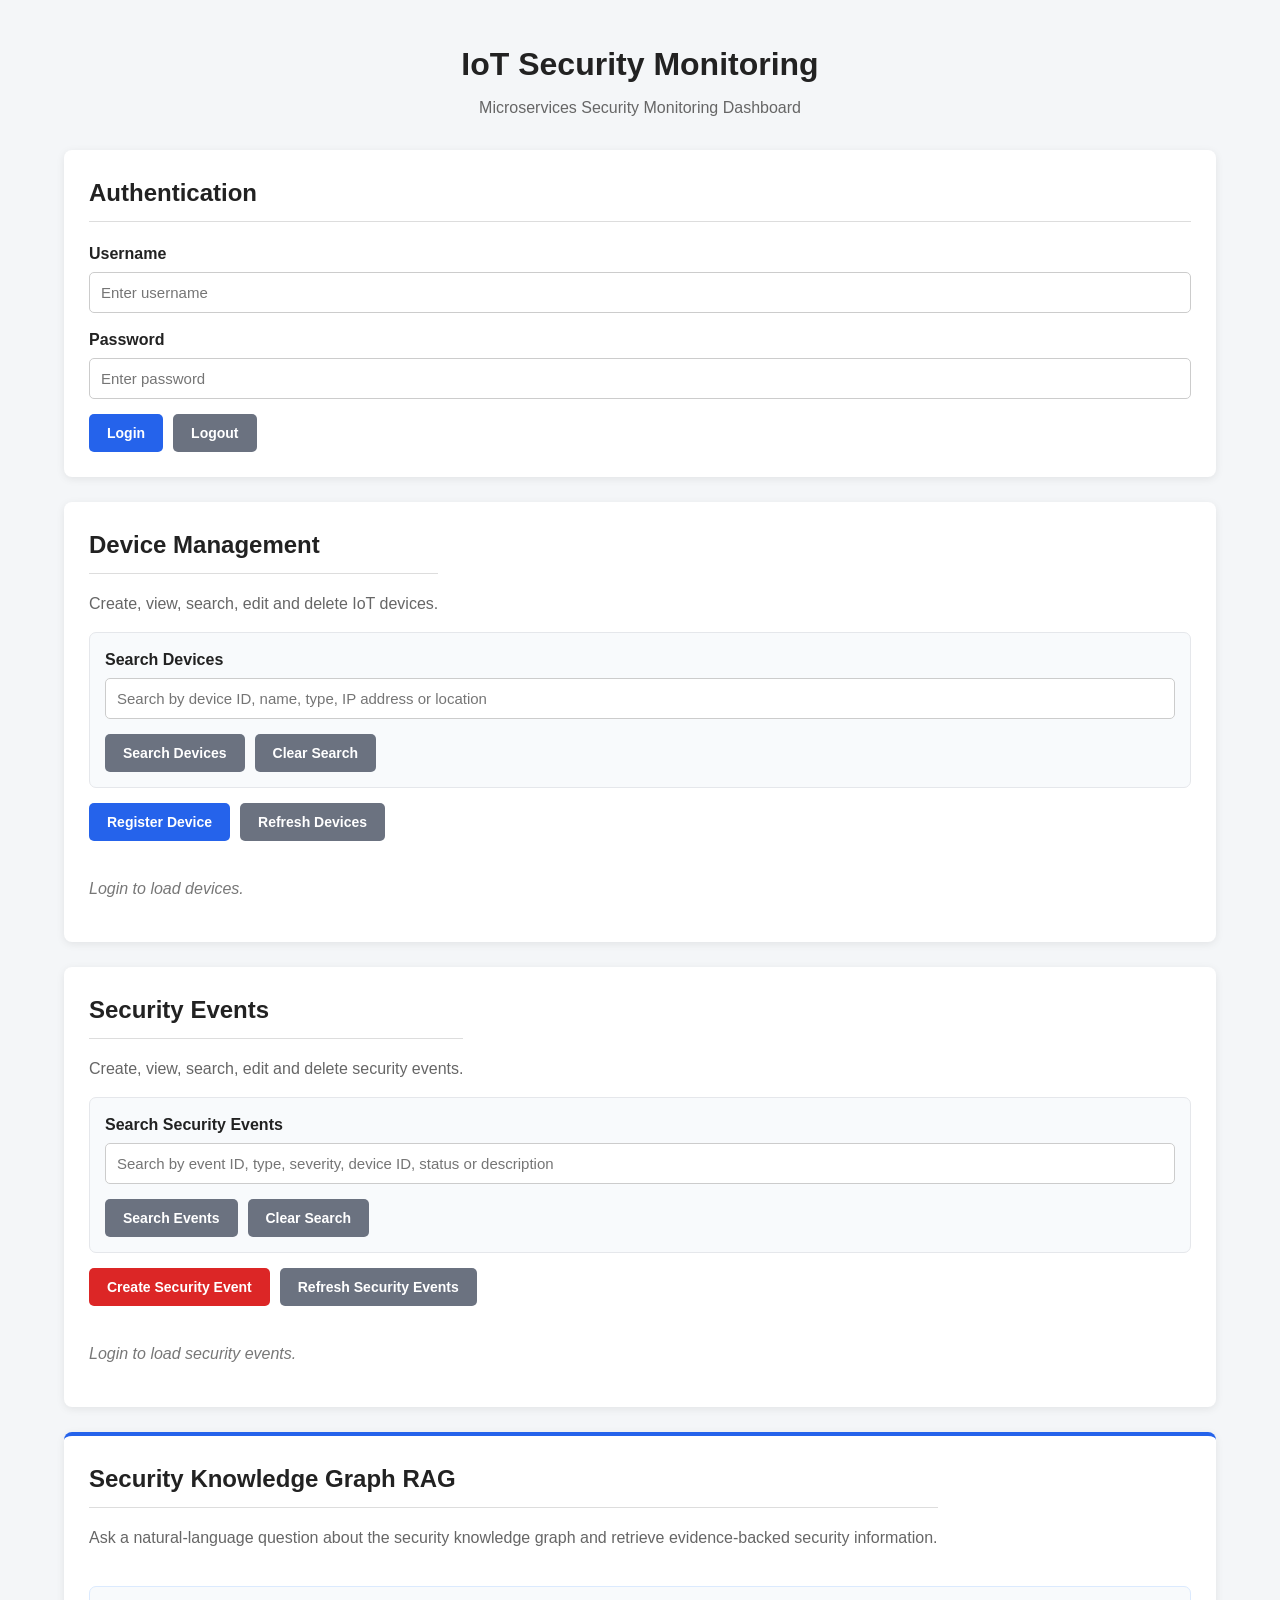
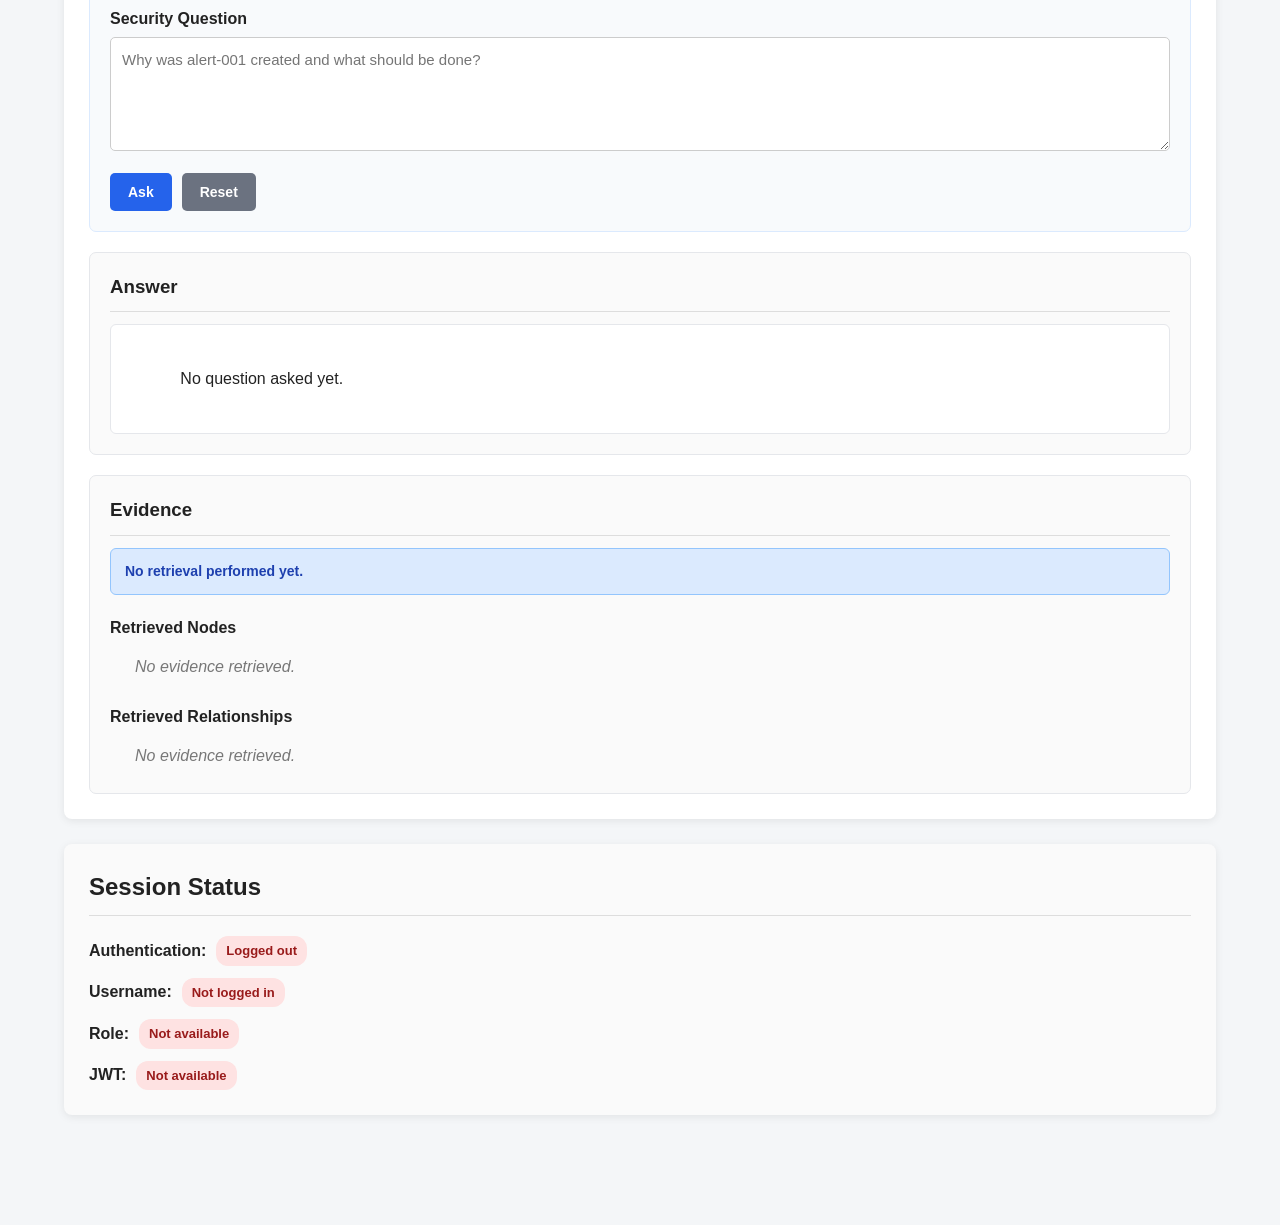
<file: client/index.html>
<!DOCTYPE html>
<html lang="en">

<head>

    <meta charset="UTF-8">

    <meta
        name="viewport"
        content="width=device-width, initial-scale=1.0"
    >

    <title>IoT Security Monitoring</title>

    <link
        rel="stylesheet"
        href="style.css"
    >

</head>


<body>

<div class="container">

    <!-- =====================================================
         HEADER
         ===================================================== -->

    <header>

        <h1>
            IoT Security Monitoring
        </h1>

        <p class="subtitle">
            Microservices Security Monitoring Dashboard
        </p>

    </header>


    <!-- =====================================================
         ACTION / NOTIFICATION AREA
         ===================================================== -->

    <div
        id="notification"
        class="notification hidden"
        role="alert"
        aria-live="polite"
    >

        <span id="notificationIcon">
            ●
        </span>

        <span id="notificationText">
            Ready
        </span>

        <button
            type="button"
            id="closeNotificationButton"
            class="notification-close"
            aria-label="Close notification"
        >
            ×
        </button>

    </div>


    <!-- =====================================================
         AUTHENTICATION
         ===================================================== -->

    <section class="card">

        <h2>
            Authentication
        </h2>


        <div class="form-group">

            <label for="username">
                Username
            </label>

            <input
                type="text"
                id="username"
                placeholder="Enter username"
                autocomplete="username"
            >

        </div>


        <div class="form-group">

            <label for="password">
                Password
            </label>

            <input
                type="password"
                id="password"
                placeholder="Enter password"
                autocomplete="current-password"
            >

        </div>


        <div class="button-row">

            <button
                type="button"
                id="loginButton"
                class="primary"
            >
                Login
            </button>


            <button
                type="button"
                id="logoutButton"
                class="secondary"
            >
                Logout
            </button>

        </div>

    </section>


    <!-- =====================================================
         USER REGISTRATION
         ADMIN ONLY
         ===================================================== -->

    <section
        id="userRegistrationCard"
        class="card admin-only hidden"
    >

        <div class="section-heading">

            <div>

                <h2>
                    User Registration
                </h2>

                <p class="section-description">
                    Register a new user account. Only administrators can access this feature.
                </p>

            </div>

        </div>


        <div
            id="registrationFormContainer"
            class="inline-form"
        >

            <h3>
                Register New User
            </h3>


            <div class="form-grid">

                <div class="form-group">

                    <label for="registerUsernameInput">
                        Username *
                    </label>

                    <input
                        type="text"
                        id="registerUsernameInput"
                        placeholder="Enter new username"
                        autocomplete="off"
                    >

                </div>


                <div class="form-group">

                    <label for="registerPasswordInput">
                        Password *
                    </label>

                    <input
                        type="password"
                        id="registerPasswordInput"
                        placeholder="Enter temporary password"
                        autocomplete="new-password"
                    >

                </div>


                <div class="form-group">

                    <label for="registerRoleInput">
                        Role *
                    </label>

                    <select id="registerRoleInput">

                        <option value="USER">
                            USER
                        </option>

                        <option value="ADMIN">
                            ADMIN
                        </option>

                    </select>

                </div>

            </div>


            <div class="button-row">

                <button
                    type="button"
                    id="registerUserButton"
                    class="success"
                >
                    Register User
                </button>


                <button
                    type="button"
                    id="clearRegistrationButton"
                    class="secondary"
                >
                    Clear
                </button>

            </div>

        </div>

    </section>


    <!-- =====================================================
         DEVICE MANAGEMENT
         ===================================================== -->

    <section class="card">

        <div class="section-heading">

            <div>

                <h2>
                    Device Management
                </h2>

                <p class="section-description">
                    Create, view, search, edit and delete IoT devices.
                </p>

            </div>

        </div>


        <div class="search-panel">

            <div class="form-group">

                <label for="deviceSearch">
                    Search Devices
                </label>

                <input
                    type="text"
                    id="deviceSearch"
                    placeholder="Search by device ID, name, type, IP address or location"
                >

            </div>


            <div class="button-row">

                <button
                    type="button"
                    id="searchDevicesButton"
                    class="secondary"
                >
                    Search Devices
                </button>


                <button
                    type="button"
                    id="clearDeviceSearchButton"
                    class="secondary"
                >
                    Clear Search
                </button>

            </div>

        </div>


        <div class="button-row">

            <button
                type="button"
                id="registerDeviceButton"
                class="primary"
            >
                Register Device
            </button>


            <button
                type="button"
                id="viewDevicesButton"
                class="secondary"
            >
                Refresh Devices
            </button>

        </div>


        <div
            id="deviceFormContainer"
            class="inline-form hidden"
        >

            <h3 id="deviceFormTitle">
                Register Device
            </h3>


            <input
                type="hidden"
                id="deviceDatabaseId"
            >


            <div class="form-grid">

                <div class="form-group">

                    <label for="deviceIdInput">
                        Device ID *
                    </label>

                    <input
                        type="text"
                        id="deviceIdInput"
                        placeholder="Example: IOT-001"
                    >

                </div>


                <div class="form-group">

                    <label for="deviceNameInput">
                        Name *
                    </label>

                    <input
                        type="text"
                        id="deviceNameInput"
                        placeholder="Example: Security Camera 001"
                    >

                </div>


                <div class="form-group">

                    <label for="deviceTypeInput">
                        Device Type *
                    </label>

                    <input
                        type="text"
                        id="deviceTypeInput"
                        placeholder="Example: CAMERA"
                    >

                </div>


                <div class="form-group">

                    <label for="deviceManufacturerInput">
                        Manufacturer
                    </label>

                    <input
                        type="text"
                        id="deviceManufacturerInput"
                        placeholder="Example: Hikvision"
                    >

                </div>


                <div class="form-group">

                    <label for="deviceIpInput">
                        IP Address
                    </label>

                    <input
                        type="text"
                        id="deviceIpInput"
                        placeholder="Example: 192.168.1.101"
                    >

                </div>


                <div class="form-group">

                    <label for="deviceLocationInput">
                        Location
                    </label>

                    <input
                        type="text"
                        id="deviceLocationInput"
                        placeholder="Example: Main Entrance"
                    >

                </div>


                <div class="form-group">

                    <label for="deviceStatusInput">
                        Status
                    </label>

                    <select id="deviceStatusInput">

                        <option value="ACTIVE">
                            ACTIVE
                        </option>

                        <option value="INACTIVE">
                            INACTIVE
                        </option>

                        <option value="OFFLINE">
                            OFFLINE
                        </option>

                        <option value="MAINTENANCE">
                            MAINTENANCE
                        </option>

                    </select>

                </div>

            </div>


            <div class="button-row">

                <button
                    type="button"
                    id="saveDeviceButton"
                    class="primary"
                >
                    Save Device
                </button>


                <button
                    type="button"
                    id="cancelDeviceButton"
                    class="secondary"
                >
                    Cancel
                </button>

            </div>

        </div>


        <div
            id="devicesContainer"
            class="results"
        >

            <p class="placeholder">
                Login to load devices.
            </p>

        </div>

    </section>


    <!-- =====================================================
         SECURITY EVENTS
         ===================================================== -->

    <section class="card">

        <div class="section-heading">

            <div>

                <h2>
                    Security Events
                </h2>

                <p class="section-description">
                    Create, view, search, edit and delete security events.
                </p>

            </div>

        </div>


        <div class="search-panel">

            <div class="form-group">

                <label for="eventSearch">
                    Search Security Events
                </label>

                <input
                    type="text"
                    id="eventSearch"
                    placeholder="Search by event ID, type, severity, device ID, status or description"
                >

            </div>


            <div class="button-row">

                <button
                    type="button"
                    id="searchEventsButton"
                    class="secondary"
                >
                    Search Events
                </button>


                <button
                    type="button"
                    id="clearEventSearchButton"
                    class="secondary"
                >
                    Clear Search
                </button>

            </div>

        </div>


        <div class="button-row">

            <button
                type="button"
                id="createEventButton"
                class="danger"
            >
                Create Security Event
            </button>


            <button
                type="button"
                id="viewEventsButton"
                class="secondary"
            >
                Refresh Security Events
            </button>

        </div>


        <div
            id="eventFormContainer"
            class="inline-form hidden"
        >

            <h3 id="eventFormTitle">
                Create Security Event
            </h3>


            <input
                type="hidden"
                id="eventIdInput"
            >


            <div class="form-grid">

                <div class="form-group">

                    <label for="eventDeviceInput">
                        Device *
                    </label>

                    <select id="eventDeviceInput">

                        <option value="">
                            Select a device
                        </option>

                    </select>

                </div>


                <div class="form-group">

                    <label for="eventTypeInput">
                        Event Type *
                    </label>

                    <select id="eventTypeInput">

                        <option value="">
                            Select event type
                        </option>

                        <option value="UNAUTHORIZED_ACCESS">UNAUTHORIZED_ACCESS</option>
                        <option value="FAILED_LOGIN">FAILED_LOGIN</option>
                        <option value="BRUTE_FORCE">BRUTE_FORCE</option>
                        <option value="MALWARE_DETECTED">MALWARE_DETECTED</option>
                        <option value="SUSPICIOUS_NETWORK_ACTIVITY">SUSPICIOUS_NETWORK_ACTIVITY</option>
                        <option value="PORT_SCAN">PORT_SCAN</option>
                        <option value="DEVICE_OFFLINE">DEVICE_OFFLINE</option>
                        <option value="DEVICE_TAMPERING">DEVICE_TAMPERING</option>
                        <option value="DATA_EXFILTRATION">DATA_EXFILTRATION</option>
                        <option value="ANOMALOUS_BEHAVIOR">ANOMALOUS_BEHAVIOR</option>
                        <option value="POLICY_VIOLATION">POLICY_VIOLATION</option>
                        <option value="OTHER">OTHER</option>

                    </select>

                </div>


                <div class="form-group">

                    <label for="eventSeverityInput">
                        Severity *
                    </label>

                    <select id="eventSeverityInput">

                        <option value="">
                            Select severity
                        </option>

                        <option value="LOW">LOW</option>
                        <option value="MEDIUM">MEDIUM</option>
                        <option value="HIGH">HIGH</option>
                        <option value="CRITICAL">CRITICAL</option>

                    </select>

                </div>


                <div class="form-group">

                    <label for="eventSourceIpInput">
                        Source IP
                    </label>

                    <input
                        type="text"
                        id="eventSourceIpInput"
                        placeholder="Example: 192.168.1.50"
                    >

                </div>


                <div class="form-group full-width">

                    <label for="eventDescriptionInput">
                        Description *
                    </label>

                    <textarea
                        id="eventDescriptionInput"
                        rows="4"
                        placeholder="Describe the security event"
                    ></textarea>

                </div>


                <div class="form-group">

                    <label for="eventStatusInput">
                        Status
                    </label>

                    <select id="eventStatusInput">

                        <option value="OPEN">OPEN</option>
                        <option value="INVESTIGATING">INVESTIGATING</option>
                        <option value="RESOLVED">RESOLVED</option>
                        <option value="CLOSED">CLOSED</option>

                    </select>

                </div>

            </div>


            <div class="button-row">

                <button
                    type="button"
                    id="saveEventButton"
                    class="danger"
                >
                    Save Event
                </button>


                <button
                    type="button"
                    id="cancelEventButton"
                    class="secondary"
                >
                    Cancel
                </button>

            </div>

        </div>


        <div
            id="eventsContainer"
            class="results"
        >

            <p class="placeholder">
                Login to load security events.
            </p>

        </div>

    </section>


<!-- =====================================================
     GRAPH RAG
     ===================================================== -->

<section
    id="rag-section"
    class="card"
>

    <div class="section-heading">

        <div>

            <h2>
                Security Knowledge Graph RAG
            </h2>

            <p class="section-description">
                Ask a natural-language question about the
                security knowledge graph and retrieve
                evidence-backed security information.
            </p>

        </div>

    </div>


    <!-- =================================================
         QUESTION
         ================================================= -->

    <div class="rag-question-panel">

        <div class="form-group">

            <label for="rag-question">
                Security Question
            </label>

            <textarea
                id="rag-question"
                rows="4"
                placeholder="Why was alert-001 created and what should be done?"
            ></textarea>

        </div>


        <div class="button-row">

            <button
                type="button"
                id="rag-ask-button"
                class="primary"
            >
                Ask
            </button>


            <button
                type="button"
                id="rag-reset-button"
                class="secondary"
            >
                Reset
            </button>

        </div>

    </div>


    <!-- =================================================
         ANSWER
         ================================================= -->

    <div
        id="rag-answer-container"
        class="rag-result-panel"
    >

        <h3>
            Answer
        </h3>

        <div
            id="rag-answer"
            class="rag-answer"
        >
            No question asked yet.
        </div>

    </div>


    <!-- =================================================
         EVIDENCE
         ================================================= -->

    <div
        id="rag-evidence-container"
        class="rag-result-panel"
    >

        <h3>
            Evidence
        </h3>


        <div
            id="rag-method"
            class="rag-method"
        >
            No retrieval performed yet.
        </div>


        <div class="rag-evidence-section">

            <h4>
                Retrieved Nodes
            </h4>

            <ul
                id="rag-nodes"
                class="rag-evidence-list"
            ></ul>

        </div>


        <div class="rag-evidence-section">

            <h4>
                Retrieved Relationships
            </h4>

            <ul
                id="rag-relationships"
                class="rag-evidence-list"
            ></ul>

        </div>

    </div>

</section>


    <!-- =====================================================
         SYSTEM STATUS
         ===================================================== -->

    <section class="card status-card">

        <h2>
            Session Status
        </h2>


        <div class="status-row">

            <strong>
                Authentication:
            </strong>

            <span
                id="authenticationStatus"
                class="status logged-out"
            >
                Logged out
            </span>

        </div>


        <div class="status-row">

            <strong>
                Username:
            </strong>

            <span
                id="currentUsername"
                class="status logged-out"
            >
                Not logged in
            </span>

        </div>


        <div class="status-row">

            <strong>
                Role:
            </strong>

            <span
                id="currentUserRole"
                class="status logged-out"
            >
                Not available
            </span>

        </div>


        <div class="status-row">

            <strong>
                JWT:
            </strong>

            <span
                id="jwtStatus"
                class="status logged-out"
            >
                Not available
            </span>

        </div>

    </section>


    <!-- =====================================================
         OLD MESSAGE AREA
         ===================================================== -->

    <section
        id="messageContainer"
        class="message-container"
    >

    </section>

</div>


<script src="app.js"></script>

</body>

</html>
</file>
<file: client/style.css>
* {
    box-sizing: border-box;
}


html {
    scroll-behavior: smooth;
}


body {
    margin: 0;

    padding: 0;

    font-family:
        Arial,
        Helvetica,
        sans-serif;

    background: #f4f6f8;

    color: #222;

    line-height: 1.5;
}


.container {
    width: 90%;

    max-width: 1200px;

    margin: 40px auto;

    padding-bottom: 40px;
}


/* ============================================================
   HEADER
   ============================================================ */

header {
    text-align: center;

    margin-bottom: 30px;
}


header h1 {
    margin-bottom: 8px;
}


.subtitle {
    color: #666;

    margin-top: 0;
}


/* ============================================================
   CARDS
   ============================================================ */

.card {
    background: white;

    border-radius: 8px;

    padding: 25px;

    margin-bottom: 25px;

    box-shadow:
        0 2px 8px rgba(0, 0, 0, 0.08);
}


.card h2 {
    margin-top: 0;

    border-bottom: 1px solid #ddd;

    padding-bottom: 10px;
}


.card h3 {
    margin-top: 0;
}


.section-heading {
    display: flex;

    justify-content: space-between;

    align-items: center;

    gap: 20px;
}


.section-description {
    color: #666;

    margin-top: -2px;
}


/* ============================================================
   ADMIN ONLY
   ============================================================ */

.admin-only {
    border-top: 4px solid #16a34a;
}


.admin-only.hidden {
    display: none !important;
}


/* ============================================================
   FORMS
   ============================================================ */

.form-group {
    margin-bottom: 15px;
}


.form-group label {
    display: block;

    font-weight: bold;

    margin-bottom: 6px;
}


.form-group input,
.form-group select,
.form-group textarea {
    width: 100%;

    padding: 11px;

    border: 1px solid #ccc;

    border-radius: 5px;

    font-size: 15px;

    font-family: inherit;

    background: white;
}


.form-group textarea {
    resize: vertical;

    min-height: 100px;
}


.form-group input:focus,
.form-group select:focus,
.form-group textarea:focus {
    outline: none;

    border-color: #2563eb;

    box-shadow:
        0 0 0 2px rgba(37, 99, 235, 0.12);
}


.form-grid {
    display: grid;

    grid-template-columns:
        repeat(2, minmax(0, 1fr));

    gap: 15px;
}


.full-width {
    grid-column: 1 / -1;
}


/* ============================================================
   SEARCH
   ============================================================ */

.search-panel {
    background: #f8fafc;

    border: 1px solid #e5e7eb;

    border-radius: 7px;

    padding: 15px;

    margin-bottom: 15px;
}


.search-panel .form-group {
    margin-bottom: 5px;
}


/* ============================================================
   INLINE FORMS
   ============================================================ */

.inline-form {
    background: #f8fafc;

    border: 1px solid #dbeafe;

    border-radius: 7px;

    padding: 20px;

    margin-top: 20px;

    margin-bottom: 20px;
}


.hidden {
    display: none !important;
}


/* ============================================================
   BUTTONS
   ============================================================ */

.button-row {
    display: flex;

    gap: 10px;

    flex-wrap: wrap;

    margin-top: 15px;
}


button {
    padding: 11px 18px;

    border: none;

    border-radius: 5px;

    cursor: pointer;

    font-size: 14px;

    font-weight: bold;

    transition:
        opacity 0.15s ease,
        transform 0.1s ease;
}


button:hover {
    opacity: 0.85;
}


button:active {
    transform: translateY(1px);
}


button:disabled {
    opacity: 0.55;

    cursor: not-allowed;
}


button:focus-visible {
    outline: 3px solid rgba(37, 99, 235, 0.3);

    outline-offset: 2px;
}


button.primary {
    background: #2563eb;

    color: white;
}


button.secondary {
    background: #6b7280;

    color: white;
}


button.danger {
    background: #dc2626;

    color: white;
}


button.warning {
    background: #d97706;

    color: white;
}


button.success {
    background: #16a34a;

    color: white;
}


.small-button {
    padding: 7px 10px;

    font-size: 12px;

    margin-right: 5px;

    margin-bottom: 5px;
}


.edit-button {
    background: #2563eb;

    color: white;
}


.delete-button {
    background: #dc2626;

    color: white;
}


/* ============================================================
   RESULTS
   ============================================================ */

.results {
    margin-top: 20px;

    overflow-x: auto;

    -webkit-overflow-scrolling: touch;
}


.placeholder {
    color: #777;

    font-style: italic;
}


/* ============================================================
   TABLES
   ============================================================ */

table {
    width: 100%;

    border-collapse: collapse;

    margin-top: 10px;

    min-width: 900px;
}


table th,
table td {
    border: 1px solid #ddd;

    padding: 10px;

    text-align: left;

    vertical-align: top;

    word-break: break-word;
}


table th {
    background: #f1f3f5;

    font-weight: bold;

    white-space: nowrap;
}


table tbody tr:hover {
    background: #f8fafc;
}


.actions-cell {
    min-width: 150px;

    white-space: nowrap;
}


/* ============================================================
   STATUS
   ============================================================ */

.status-card {
    background: #fafafa;
}


.status-row {
    display: flex;

    align-items: center;

    gap: 10px;

    margin-bottom: 12px;
}


.status-row:last-child {
    margin-bottom: 0;
}


.status {
    padding: 5px 10px;

    border-radius: 12px;

    font-size: 13px;

    font-weight: bold;
}


.status.logged-in {
    background: #dcfce7;

    color: #166534;
}


.status.logged-out {
    background: #fee2e2;

    color: #991b1b;
}


/* ============================================================
   NOTIFICATION
   ============================================================ */

.notification {
    position: sticky;

    top: 15px;

    z-index: 1000;

    display: flex;

    align-items: center;

    gap: 10px;

    padding: 14px 16px;

    border-radius: 7px;

    margin-bottom: 20px;

    box-shadow:
        0 4px 15px rgba(0, 0, 0, 0.12);
}


.notification.hidden {
    display: none;
}


.notification.success {
    background: #dcfce7;

    color: #166534;

    border: 1px solid #86efac;
}


.notification.error {
    background: #fee2e2;

    color: #991b1b;

    border: 1px solid #fca5a5;
}


.notification.info {
    background: #dbeafe;

    color: #1e40af;

    border: 1px solid #93c5fd;
}


.notification.warning {
    background: #fef3c7;

    color: #92400e;

    border: 1px solid #fcd34d;
}


.notification-close {
    margin-left: auto;

    padding: 0;

    width: 28px;

    height: 28px;

    border-radius: 50%;

    background: transparent;

    color: inherit;

    font-size: 22px;

    line-height: 20px;
}


/* ============================================================
   OLD MESSAGE AREA
   ============================================================ */

.message-container {
    margin-bottom: 30px;
}


.message {
    padding: 15px;

    border-radius: 5px;

    margin-bottom: 10px;
}


.message.success {
    background: #dcfce7;

    color: #166534;

    border: 1px solid #86efac;
}


.message.error {
    background: #fee2e2;

    color: #991b1b;

    border: 1px solid #fca5a5;
}


.message.info {
    background: #dbeafe;

    color: #1e40af;

    border: 1px solid #93c5fd;
}


.message.warning {
    background: #fef3c7;

    color: #92400e;

    border: 1px solid #fcd34d;
}


/* ============================================================
   SEVERITY BADGES
   ============================================================ */

.badge {
    display: inline-block;

    padding: 4px 8px;

    border-radius: 10px;

    font-size: 12px;

    font-weight: bold;

    white-space: nowrap;
}


.badge-high {
    background: #fee2e2;

    color: #991b1b;
}


.badge-critical {
    background: #7f1d1d;

    color: white;
}


.badge-medium {
    background: #fef3c7;

    color: #92400e;
}


.badge-low {
    background: #dcfce7;

    color: #166534;
}


/* ============================================================
   EVENT STATUS BADGES
   ============================================================ */

.event-status {
    display: inline-block;

    padding: 4px 8px;

    border-radius: 10px;

    font-size: 12px;

    font-weight: bold;

    white-space: nowrap;
}


.event-status-open {
    background: #fee2e2;

    color: #991b1b;
}


.event-status-investigating {
    background: #fef3c7;

    color: #92400e;
}


.event-status-resolved {
    background: #dcfce7;

    color: #166534;
}


.event-status-closed {
    background: #e5e7eb;

    color: #374151;
}


/* ============================================================
   LOADING
   ============================================================ */

.loading {
    display: inline-block;

    width: 16px;

    height: 16px;

    border: 2px solid currentColor;

    border-right-color: transparent;

    border-radius: 50%;

    animation:
        spin 0.7s linear infinite;

    vertical-align: middle;

    margin-right: 7px;
}


@keyframes spin {

    to {
        transform: rotate(360deg);
    }

}


/* ============================================================
   MOBILE
   ============================================================ */

@media (max-width: 700px) {

    .container {
        width: 95%;

        margin-top: 20px;
    }


    .card {
        padding: 18px;
    }


    .button-row {
        flex-direction: column;
    }


    button {
        width: 100%;
    }


    .form-grid {
        grid-template-columns: 1fr;
    }


    .full-width {
        grid-column: auto;
    }


    .status-row {
        flex-direction: column;

        align-items: flex-start;

        gap: 5px;
    }


    .notification {
        top: 5px;
    }


    .section-heading {
        flex-direction: column;

        align-items: flex-start;
    }

}

/* ============================================================
   GRAPH RAG
   ============================================================ */

#rag-section {
    border-top: 4px solid #2563eb;
}


/* ============================================================
   RAG QUESTION
   ============================================================ */

.rag-question-panel {
    background: #f8fafc;

    border: 1px solid #dbeafe;

    border-radius: 7px;

    padding: 20px;

    margin-top: 20px;

    margin-bottom: 20px;
}


.rag-question-panel .form-group {
    margin-bottom: 0;
}


#rag-question {
    min-height: 110px;

    resize: vertical;

    line-height: 1.5;
}


/* ============================================================
   RAG RESULTS
   ============================================================ */

.rag-result-panel {
    background: #fafafa;

    border: 1px solid #e5e7eb;

    border-radius: 7px;

    padding: 20px;

    margin-top: 20px;
}


.rag-result-panel h3 {
    margin-top: 0;

    margin-bottom: 12px;

    padding-bottom: 10px;

    border-bottom: 1px solid #ddd;
}


.rag-answer {
    background: white;

    border: 1px solid #e5e7eb;

    border-radius: 6px;

    padding: 16px;

    min-height: 70px;

    white-space: pre-wrap;

    line-height: 1.6;
}


/* ============================================================
   RAG METHOD
   ============================================================ */

.rag-method {
    background: #dbeafe;

    color: #1e40af;

    border: 1px solid #93c5fd;

    border-radius: 6px;

    padding: 12px 14px;

    margin-bottom: 20px;

    font-size: 14px;

    font-weight: bold;
}


/* ============================================================
   RAG EVIDENCE
   ============================================================ */

.rag-evidence-section {
    margin-top: 20px;
}


.rag-evidence-section h4 {
    margin-bottom: 10px;
}


.rag-evidence-list {
    margin: 0;

    padding-left: 25px;
}


.rag-evidence-list li {
    background: white;

    border: 1px solid #e5e7eb;

    border-radius: 5px;

    padding: 10px 12px;

    margin-bottom: 8px;

    word-break: break-word;

    overflow-wrap: anywhere;

    font-family:
        Arial,
        Helvetica,
        sans-serif;

    font-size: 14px;

    line-height: 1.5;
}


.rag-evidence-list:empty::after {
    content: "No evidence retrieved.";

    display: block;

    color: #777;

    font-style: italic;

    padding: 5px 0;
}


/* ============================================================
   RAG ANSWER / EVIDENCE RESPONSIVE
   ============================================================ */

@media (max-width: 700px) {

    .rag-question-panel,
    .rag-result-panel {
        padding: 15px;
    }


    #rag-question {
        min-height: 130px;
    }


    .rag-evidence-list {
        padding-left: 20px;
    }

}
</file>
